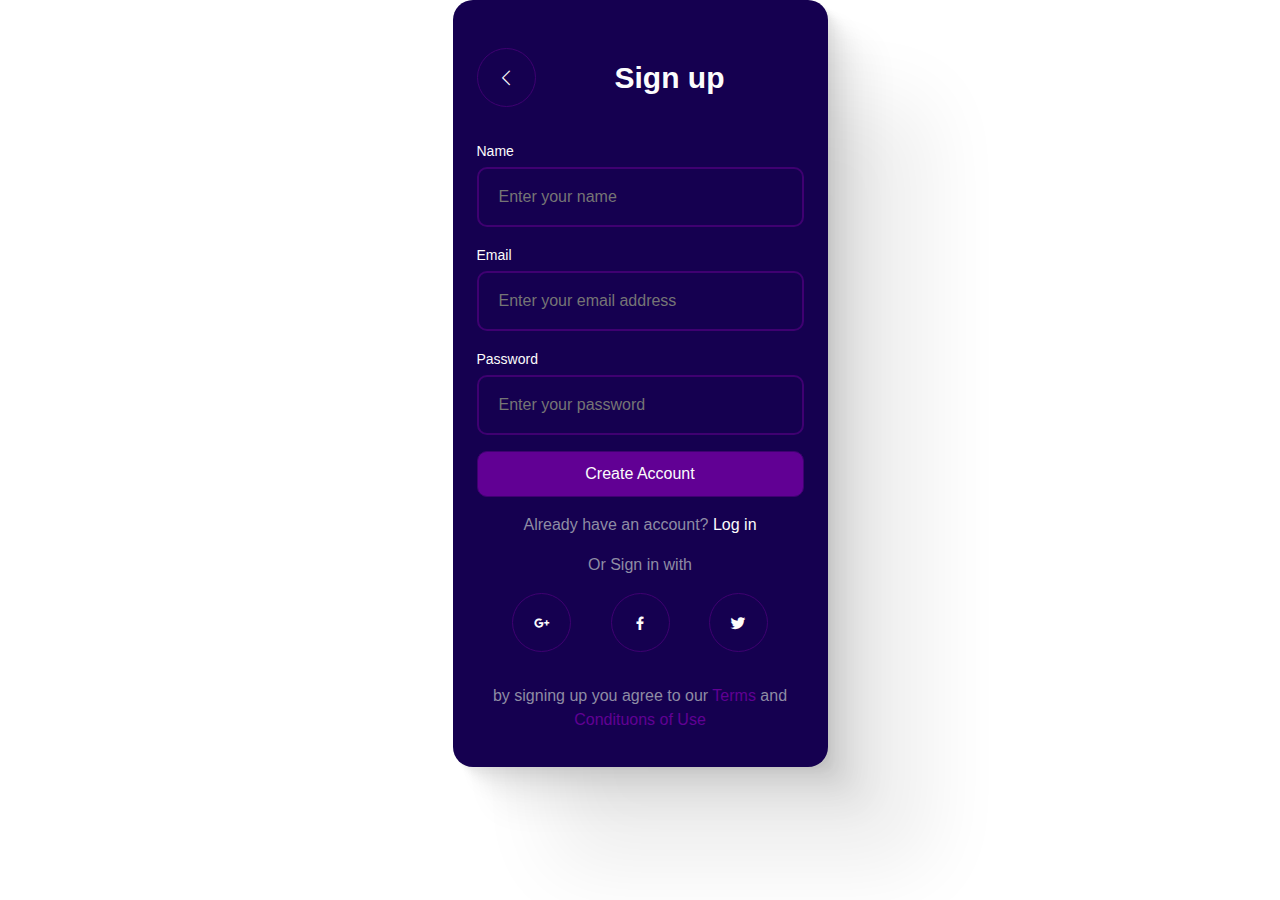
<file: index.html>
<!doctype html>
<html lang="en">
<head>
<meta charset="utf-8">
 <meta name="viewport" content="width=device-width, initial-scale=1.0">
<title>Login Form</title>

<link href="https://cdn.jsdelivr.net/npm/bootstrap@5.0.2/dist/css/bootstrap.min.css" rel="stylesheet" integrity="sha384-EVSTQN3/azprG1Anm3QDgpJLIm9Nao0Yz1ztcQTwFspd3yD65VohhpuuCOmLASjC" crossorigin="anonymous">

<link rel="stylesheet" href="https://cdn.jsdelivr.net/npm/bootstrap-icons@1.10.5/font/bootstrap-icons.css">

<link href="https://unpkg.com/boxicons@2.1.4/css/boxicons.min.css" rel="stylesheet">

<link rel="stylesheet" href="style.css">
</head>

<body>
<div class="iphones">
  <div class="iphone">
    <header class="header">
      <a href="indexpage_2.html" class="button button--small">
       <!-- <svg class="icon" xmlns="http://www.w3.org/2000/svg" viewBox="0 0 24 24">
          <use xlink:href="#icon-arrow-left" />
        </svg>-->
        <i class="icon bi bi-chevron-left"></i>
      </a>
      <h1>Sign up</h1>
    </header>

    <main class="main">
     

      <form class="form" action="#">
        <div class="form__field">
          <label class="form__label" for="name">Name</label>
          <input id="name" class="form__input" name="name" type="text" placeholder="Enter your name" required />
        </div>

        <div class="form__field">
          <label class="form__label" for="email">Email</label>
          <input id="email" class="form__input" name="email" type="email" placeholder="Enter your email address" required />
        </div>

        <div class="form__field">
          <label class="form__label" for="password">Password</label>
          <input id="password" class="form__input" name="password" type="password" placeholder="Enter your password" required />
        </div>

        <div class="form__field">
          <button class="button button--full button--second" type="submit">
            Create Account
          </button>
        </div>
      </form>

      <div class="text--center mt-2">
        <p>Already have an account? <a href="indexpage_2.html">Log in</a></p>
      </div>
      
       <div>
         <p class="text--center sign-text">Or Sign in with </p>

        <ul class="buttons">
         <li>
            <a class="button" href="#">
            <i class="icon bx bxl-google-plus"></i>
            </a>
          </li>
            <li>
            <a class="button " href="#">
             <i class="icon bx bxl-facebook"></i>
              </svg>
            </a>
          </li>
          <li>
            <a class="button" href="#">
              <i class="icon bx bxl-twitter"></i>
            </a>
          </li>
        </ul>
      </div>
      
       <div class="text--center">
        <p>by signing up you agree to our <span>Terms</span> and <span>Condituons of Use</span> </p>
      </div>
      
    </main>
  </div>

 
</div>




</body>
</html>
</file>
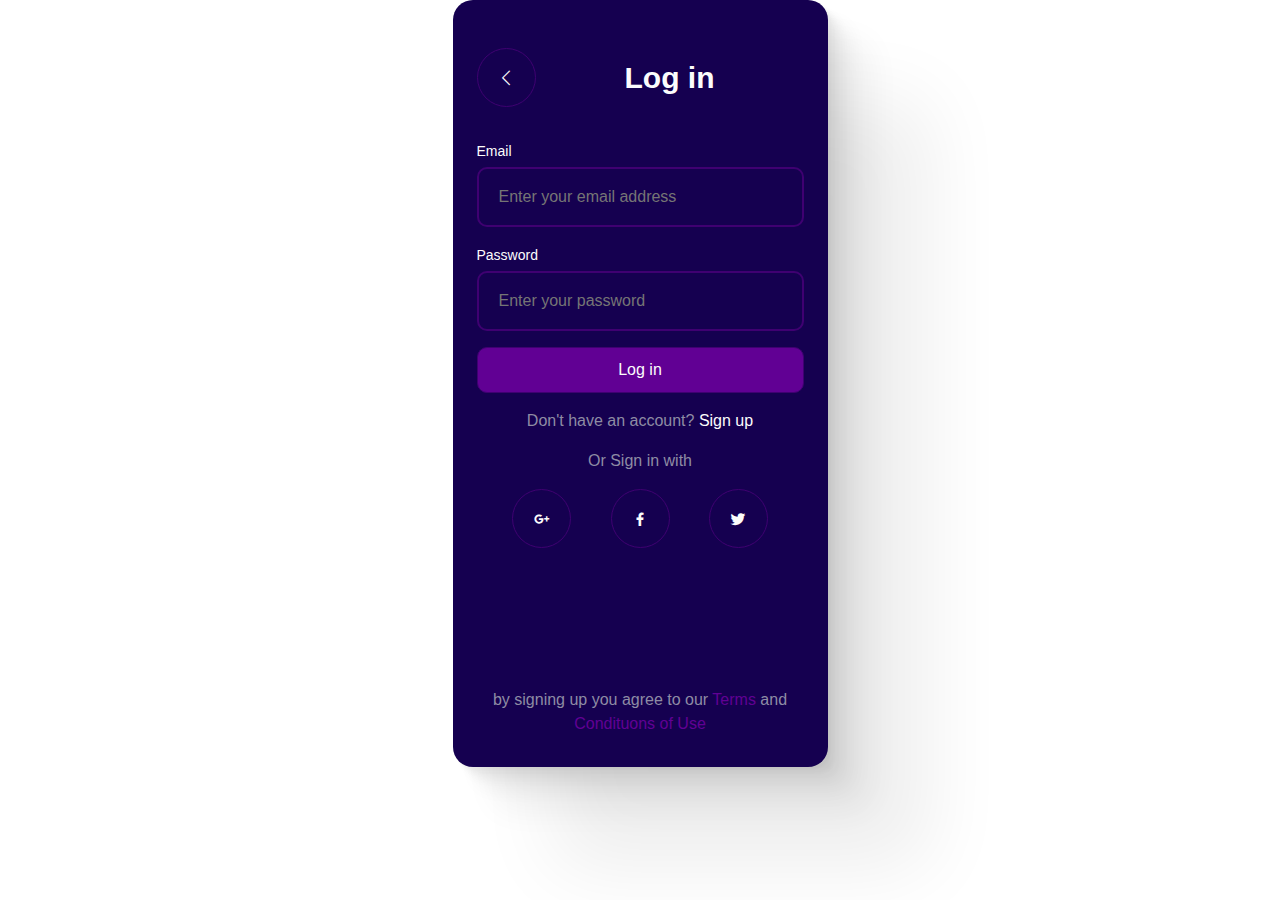
<file: indexpage_2.html>
<!doctype html>
<html lang="en">
<head>
<meta charset="utf-8">
 <meta name="viewport" content="width=device-width, initial-scale=1.0">
<title>Login Form</title>

<link href="https://cdn.jsdelivr.net/npm/bootstrap@5.0.2/dist/css/bootstrap.min.css" rel="stylesheet" integrity="sha384-EVSTQN3/azprG1Anm3QDgpJLIm9Nao0Yz1ztcQTwFspd3yD65VohhpuuCOmLASjC" crossorigin="anonymous">

<link rel="stylesheet" href="https://cdn.jsdelivr.net/npm/bootstrap-icons@1.10.5/font/bootstrap-icons.css">

<link href="https://unpkg.com/boxicons@2.1.4/css/boxicons.min.css" rel="stylesheet">

<link rel="stylesheet" href="https://cdnjs.cloudflare.com/ajax/libs/font-awesome/4.7.0/css/font-awesome.min.css">

<link rel="stylesheet" href="style.css">
</head>

<body>
<div class="iphones">
  

  <div class="iphone">
    <header class="header">
      <a href="index.html" class="button button--small">
        <i class="icon bi bi-chevron-left"></i>
      </a>
      <h1 class="text--center">Log in</h1>
    </header>

    <main class="main">
     

      <form class="form" action="#">
        <div class="form__field">
          <label class="form__label" for="email">Email</label>
          <input id="email" class="form__input" name="email" type="email" placeholder="Enter your email address" required />
        </div>

        <div class="form__field">
          <label class="form__label" for="password">Password</label>
          <input id="password" class="form__input" name="password" type="password" placeholder="Enter your password" required />
        </div>

        <div class="form__field">
          <button class="button button--full button--second" type="submit" required>Log in</button>
        </div>
      </form>

      <div class="text--center mt-2">
        <p>Don't have an account? <a href="index.html">Sign up</a></p>
      </div>
      
       <div>
        <p class="text--center description">Or Sign in with </p>

        <ul class="buttons">
          <li>
            <a class="button" href="#">
            <i class="icon bx bxl-google-plus"></i>
            </a>
          </li>
            <li>
            <a class="button " href="#">
             <i class="icon bx bxl-facebook"></i>
              </svg>
            </a>
          </li>
          <li>
            <a class="button" href="#">
              <i class="icon bx bxl-twitter"></i>
            </a>
          </li>
        </ul>
      </div>
      
       <div class="text--center">
        <p class="bottom-text">by signing up you agree to our <span>Terms</span> and <span>Condituons of Use</span> </p>
      </div>
      
    </main>
  </div>
</div>

<svg xmlns="http://www.w3.org/2000/svg" style="display: none">
  <symbol id="icon-apple" viewBox="0 0 24 24">
    <path d="M22 17.607c-.786 2.28-3.139 6.317-5.563 6.361-1.608.031-2.125-.953-3.963-.953-1.837 0-2.412.923-3.932.983-2.572.099-6.542-5.827-6.542-10.995 0-4.747 3.308-7.1 6.198-7.143 1.55-.028 3.014 1.045 3.959 1.045.949 0 2.727-1.29 4.596-1.101.782.033 2.979.315 4.389 2.377-3.741 2.442-3.158 7.549.858 9.426zm-5.222-17.607c-2.826.114-5.132 3.079-4.81 5.531 2.612.203 5.118-2.725 4.81-5.531z"></path>
  </symbol>

  <symbol id="icon-google" viewBox="0 0 24 24">
    <path d="M7 11v2.4h3.97c-.16 1.029-1.2 3.02-3.97 3.02-2.39 0-4.34-1.979-4.34-4.42 0-2.44 1.95-4.42 4.34-4.42 1.36 0 2.27.58 2.79 1.08l1.9-1.83c-1.22-1.14-2.8-1.83-4.69-1.83-3.87 0-7 3.13-7 7s3.13 7 7 7c4.04 0 6.721-2.84 6.721-6.84 0-.46-.051-.81-.111-1.16h-6.61zm0 0 17 2h-3v3h-2v-3h-3v-2h3v-3h2v3h3v2z" fill-rule="evenodd" clip-rule="evenodd"></path>
  </symbol>

  <symbol id="icon-arrow-left" viewBox="0 0 24 24">
    <path d="M16.67 0l2.83 2.829-9.339 9.175 9.339 9.167-2.83 2.829-12.17-11.996z" />
  </symbol>
</svg>
</body>
</html>
</file>
<file: style.css>
* {
  box-sizing: border-box;
  outline-color: #3f0071;
}

body {
  background-color: #fff;
  color: #8E8CA4;
  display: flex;
  justify-content: center;
  font-family: 'Helvetica Neue', sans-serif;
  line-height: 1.5;
  margin: auto;
  
}

a {
  color: #fcfcfc;
  text-decoration: none;
  transition: color 0.3s ease-in-out;
}

a:focus,
a:hover {
  color: #e3e3e3;
}

button {
  background: none;
  border: 0;
  color: inherit;
  font: inherit;
  margin: 0;
  padding: 0;
}

h1 {
  color: #fcfcfc;
  font-size: 30px;
  line-height: 1.2;
  margin: auto;
}

input {
  border: 0;
  color: inherit;
  font: inherit;
}

p {
   
}

span {
	color: #610094;
}
.header {
  align-items: center;
  display: flex;
  margin-bottom: 2em;
}

.icon {
  display: flex;
  align-items: center;
  justify-content: center;
  fill: currentColor;
  height: 1.5em;
  width: 1.5em;
  font-size: 18px;
  font-weight:  !important;
}

.buttons {
  display: flex;
  align-items: center;
  justify-content: center;
  text-align: center;
  list-style: none;
  margin: 0 0 2em;
  padding: 0;
}

.buttons li {
  width: 30%;
}

.button {
 
  border: 1px solid #3f0071;
  border-radius: 50%;
  color: #fcfcfc;
  cursor: pointer;
  display: inline-block;
  padding: 15px;
  text-align: center;
  transition: background-color 0.3s ease-in-out;
}

.button:focus,
.button:hover {
  background-color: #3f0071;
}

.button--full {
  width: 100%;
}

.button--second {
  background-color: #610094;
  border: 1px solid #3f0071;
  border-radius: 10px;
  color: #fcfcfc;
  cursor: pointer;
  display: inline-block;
  padding: 10px;
  text-align: center;
  transition: background-color 0.3s ease-in-out;
}

.button--second:focus,
.button--second:hover {
  background-color: #3f0071;
}

.button--small {
  font-size: 0.75rem;
}

.iphones {
  display: flex;
  gap: 3em;
}


.iphone {
 
  background-color: #150050;
  border-radius: 20px;
  box-shadow: 2.8px 2.8px 2.2px rgb(0 0 0 / 2%), 6.7px 6.7px 5.3px rgb(0 0 0 / 2.8%),
    12.5px 12.5px 10px rgb(0 0 0 / 3.5%), 22.3px 22.3px 17.9px rgb(0 0 0 / 4.2%),
    41.8px 41.8px 33.4px rgb(0 0 0 / 5%), 100px 100px 80px rgb(0 0 0 / 7%);
  height: 767px;
  overflow: hidden;
  padding: 3em 1.5em;
  width: 375px;
}

.form {
  display: grid;
  gap: 1em;
}

.form__input {
  background-color: #150050;
  border: 2px solid #3f0071;
  border-radius: 10px;
  padding: 1em 1.25em;
  transition: background-color 0.3s ease-in-out;
  width: 100%;
}

.form__input:focus,
.form__input:hover {
  background-color: #3f0071;
}

.form__label {
  color: #fcfcfc;
  display: inline-block;
  font-size: 0.875rem;
  margin-bottom: 5px;
}

.text--center {
  text-align: center;
}
.description {
	
}
.bottom-text {
	margin-top: 140px;
}
</file>
